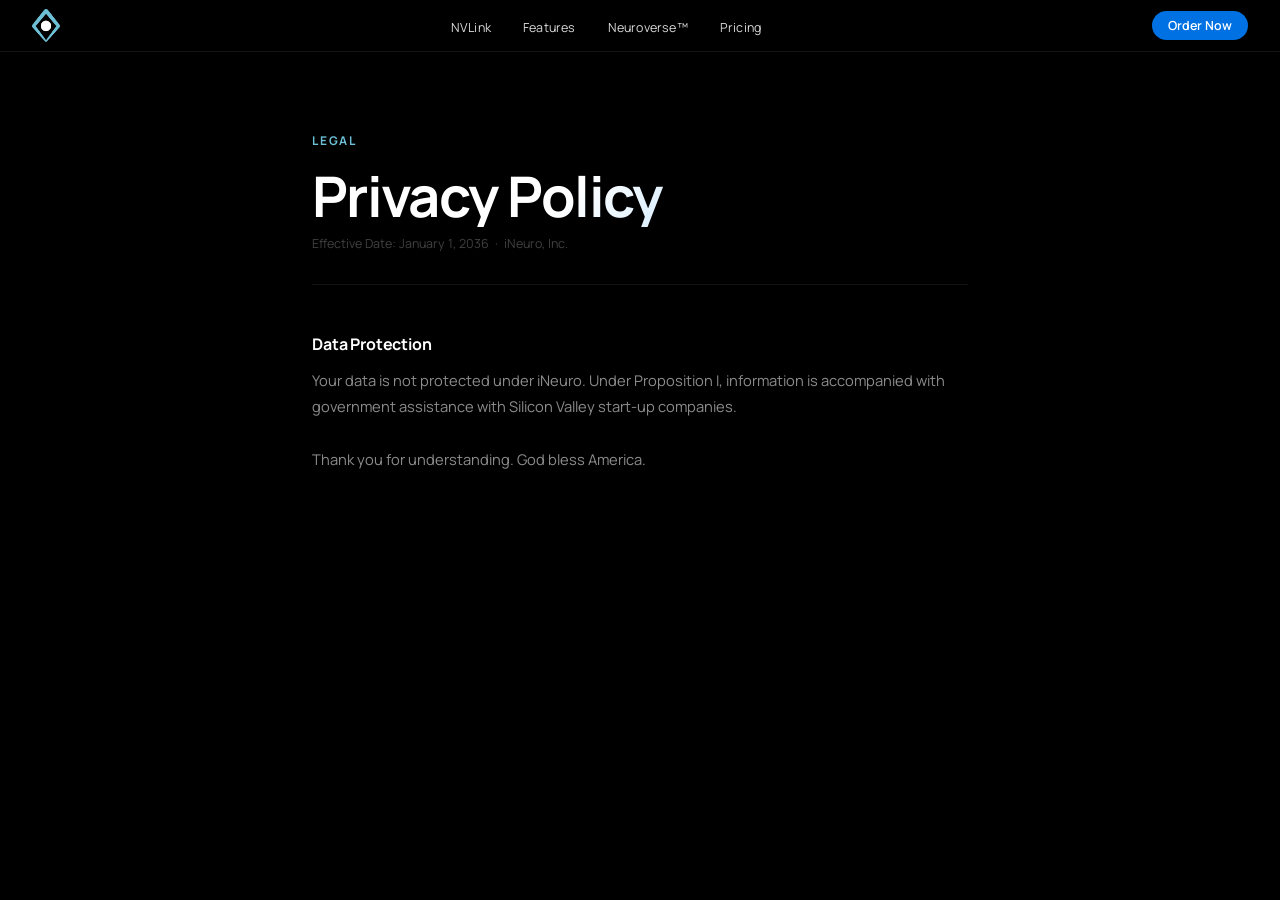
<file: privacy.html>
<!DOCTYPE html>
<html lang="en">
<head>
  <meta charset="UTF-8" />
  <meta name="viewport" content="width=device-width, initial-scale=1.0"/>
  <title>Privacy Policy — iNeuro</title>
  <link rel="preconnect" href="https://fonts.googleapis.com">
  <link href="https://fonts.googleapis.com/css2?family=Manrope:wght@200;300;400;600;700;800&display=swap" rel="stylesheet">
  <link rel="stylesheet" href="styling/style.css">
  <style>
    .privacy-page {
      min-height: 100vh;
      background: #000;
      padding-top: 52px;
    }

    .privacy-inner {
      max-width: 720px;
      margin: 0 auto;
      padding: 5rem 2rem 8rem;
    }

    .privacy-eyebrow {
      font-size: 0.75rem;
      font-weight: 700;
      letter-spacing: 0.15em;
      text-transform: uppercase;
      color: var(--accent-glow);
      margin-bottom: 1rem;
    }

    .privacy-title {
      font-size: clamp(2rem, 5vw, 3.5rem);
      font-weight: 700;
      letter-spacing: -0.03em;
      line-height: 1.1;
      margin-bottom: 0.5rem;
      background: linear-gradient(135deg, #fff 40%, #a8d8ff 80%);
      -webkit-background-clip: text;
      -webkit-text-fill-color: transparent;
      background-clip: text;
    }

    .privacy-date {
      font-size: 0.78rem;
      color: rgba(255,255,255,0.25);
      margin-bottom: 3rem;
      padding-bottom: 2rem;
      border-bottom: 1px solid rgba(255,255,255,0.07);
    }

    .privacy-section {
      margin-bottom: 2.5rem;
    }

    .privacy-section h2 {
      font-size: 1rem;
      font-weight: 700;
      color: #fff;
      margin-bottom: 0.75rem;
      letter-spacing: -0.01em;
    }

    .privacy-section p {
      font-size: 0.92rem;
      color: rgba(255,255,255,0.55);
      line-height: 1.8;
    }
  </style>
</head>
<body>

  <nav>
    <a href="index.html" class="nav-logo"><img src="img/ineurologo.png" alt="iNeuro"></a>
    <ul class="nav-links">
      <li><a href="index.html#product">NVLink</a></li>
      <li><a href="index.html#features">Features</a></li>
      <li><a href="index.html#science">Neuroverse™</a></li>
      <li><a href="index.html#pricing">Pricing</a></li>
    </ul>
    <button class="nav-cta" onclick="window.location='order.html'">Order Now</button>
  </nav>

  <div class="privacy-page">
    <div class="privacy-inner">
      <p class="privacy-eyebrow">Legal</p>
      <h1 class="privacy-title">Privacy Policy</h1>
      <p class="privacy-date">Effective Date: January 1, 2036 &nbsp;·&nbsp; iNeuro, Inc.</p>

      <div class="privacy-section">
        <h2>Data Protection</h2>
        <p>Your data is not protected under iNeuro. Under Proposition I, information is accompanied with government assistance with Silicon Valley start-up companies.<br><br>Thank you for understanding. God bless America.</p>
      </div>

    </div>
  </div>

</body>
</html>
</file>
<file: styling/style.css>
:root {
      --white: #ffffff;
      --off-white: #f5f5f7;
      --light-gray: #d2d2d7;
      --mid-gray: #86868b;
      --dark-gray: #55555a;
      --black: #000000;
      --accent-blue: #0071e3;
      --accent-glow: #6dbfd5;
      --glass-bg: rgba(255, 255, 255, 0.129);
      --glass-border: rgba(255,255,255,0.18);
      --glass-dark: rgba(0,0,0,0.35);
    }

    *, *::before, *::after { box-sizing: border-box; margin: 0; padding: 0; }

    html { scroll-behavior: smooth; }

    body {
      font-family: 'Manrope', -apple-system, BlinkMacSystemFont, sans-serif;
      background: #000;
      color: var(--white);
      overflow-x: hidden;
    }

    /* ─── NAV ─────────────────────────────────────────── */
    nav {
      position: fixed;
      top: 0; left: 0; right: 0;
      z-index: 1000;
      display: flex;
      align-items: center;
      justify-content: space-between;
      padding: 0 2rem;
      height: 52px;
      background: rgba(0,0,0,0.72);
      backdrop-filter: saturate(180%) blur(20px);
      -webkit-backdrop-filter: saturate(180%) blur(20px);
      border-bottom: 1px solid rgba(255,255,255,0.08);
    }

    .nav-logo {
      text-decoration: none;
      display: flex;
      align-items: center;
    }

    .nav-logo img {
      height: 33px;
      width: auto;
    }

    .nav-links {
      display: flex;
      gap: 2rem;
      list-style: none;
    }

    .nav-links a {
      color: rgba(255,255,255,0.85);
      text-decoration: none;
      font-size: 0.78rem;
      font-weight: 400;
      letter-spacing: 0.2px;
      transition: color 0.2s;
    }

    .nav-links a:hover { color: #fff; }

    .nav-cta {
      background: var(--accent-blue);
      color: #fff;
      border: none;
      border-radius: 980px;
      padding: 0.35rem 1rem;
      font-size: 0.78rem;
      font-weight: 600;
      cursor: pointer;
      font-family: inherit;
      transition: background 0.2s, transform 0.15s;
    }

    .nav-cta:hover { background: #0077ed; transform: scale(1.03); }

    /* ─── HERO ────────────────────────────────────────── */
    .hero {
      position: relative;
      min-height: 100vh;
      display: flex;
      flex-direction: column;
      align-items: center;
      justify-content: center;
      text-align: center;
      padding: 6rem 2rem 4rem;
      overflow: hidden;
    }

    /* Ambient gradient orbs */
    .hero::before {
      content: '';
      position: absolute;
      top: -20%;
      left: 50%;
      transform: translateX(-50%);
      width: 900px;
      height: 900px;
      background: radial-gradient(circle, rgba(0,198,255,0.18) 0%, rgba(0,113,227,0.10) 40%, transparent 70%);
      pointer-events: none;
      animation: pulse 6s ease-in-out infinite;
    }

    .hero::after {
      content: '';
      position: absolute;
      bottom: 5%;
      left: 20%;
      width: 500px;
      height: 500px;
      background: radial-gradient(circle, rgba(100,60,255,0.12) 0%, transparent 70%);
      pointer-events: none;
      animation: pulse 9s ease-in-out infinite reverse;
    }

    @keyframes pulse {
      0%, 100% { opacity: 0.7; transform: translateX(-50%) scale(1); }
      50%       { opacity: 1;   transform: translateX(-50%) scale(1.08); }
    }

    .hero-eyebrow {
      font-size: 0.100`rem;
      font-weight: 600;
      letter-spacing: 0.15em;
      text-transform: uppercase;
      color: var(--accent-glow);
      margin-bottom: 1.2rem;
      opacity: 0;
      animation: fadeUp 0.8s 0.2s ease forwards;
    }

    .hero-title {
      font-size: clamp(3rem, 8vw, 7.5rem);
      font-weight: 700;
      letter-spacing: -0.03em;
      line-height: 1.04;
      margin-bottom: 0.4rem;
      opacity: 0;
      animation: fadeUp 0.9s 0.4s ease forwards;
      /* Subtle glass shimmer on text */
      background: linear-gradient(135deg, #fff 30%, #a8d8ff 60%, #fff 80%);
      -webkit-background-clip: text;
      -webkit-text-fill-color: transparent;
      background-clip: text;
    }

    .hero-sub {
      font-size: clamp(1.4rem, 3vw, 2.6rem);
      font-weight: 300;
      color: var(--mid-gray);
      letter-spacing: -0.01em;
      margin-bottom: 1.6rem;
      opacity: 0;
      animation: fadeUp 0.9s 0.55s ease forwards;
    }

    .hero-desc {
      max-width: 560px;
      font-size: 1rem;
      font-weight: 300;
      color: rgba(255,255,255,0.6);
      line-height: 1.7;
      margin: 0 auto 2.2rem;
      opacity: 0;
      animation: fadeUp 0.9s 0.7s ease forwards;
    }

    .hero-disclaimer {
      font-size: 0.72rem;
      color: rgba(255,255,255,0.3);
      margin-top: -1rem;
      margin-bottom: 2rem;
      font-style: italic;
      opacity: 0;
      animation: fadeUp 0.9s 0.85s ease forwards;
    }

    .hero-btns {
      display: flex;
      gap: 1rem;
      justify-content: center;
      flex-wrap: wrap;
      opacity: 0;
      animation: fadeUp 0.9s 0.9s ease forwards;
    }

    .btn-primary {
      background: var(--accent-blue);
      color: #fff;
      border: none;
      border-radius: 980px;
      padding: 0.8rem 2rem;
      font-size: 0.95rem;
      font-weight: 600;
      cursor: pointer;
      font-family: inherit;
      transition: background 0.2s, transform 0.15s, box-shadow 0.2s;
    }

    .btn-primary:hover {
      background: #0077ed;
      transform: scale(1.03);
      box-shadow: 0 0 30px rgba(0,113,227,0.5);
    }

    .btn-ghost {
      background: transparent;
      color: var(--accent-glow);
      border: 1px solid rgba(0,198,255,0.4);
      border-radius: 980px;
      padding: 0.8rem 2rem;
      font-size: 0.95rem;
      font-weight: 600;
      cursor: pointer;
      font-family: inherit;
      transition: border-color 0.2s, background 0.2s, transform 0.15s;
    }

    .btn-ghost:hover {
      border-color: var(--accent-glow);
      background: rgba(0,198,255,0.06);
      transform: scale(1.03);
    }

    /* Hero device mockup placeholder */
    .hero-device {
      position: relative;
      margin-top: 4rem;
      width: 100%;
      max-width: 820px;
      aspect-ratio: 16/9;
      border-radius: 24px;
      background: transparent;
      border: none;
      display: flex;
      align-items: center;
      justify-content: center;
      opacity: 0;
      animation: fadeUp 1s 1.1s ease forwards;
      overflow: hidden;
    }

    .hero-device video,
    .hero-device model-viewer {
      width: 100%;
      height: 100%;
      object-fit: cover;
      display: block;
      border-radius: 24px;
    }

    .hero-device::before {
      content: '';
      position: absolute;
      inset: 0;
      background: linear-gradient(135deg, rgba(0,198,255,0.04) 0%, transparent 50%, rgba(100,60,255,0.04) 100%);
      pointer-events: none;
    }

    /* Scan line effect */
    .hero-device::after {
      content: '';
      position: absolute;
      top: -100%;
      left: 0; right: 0;
      height: 40%;
      background: linear-gradient(to bottom, transparent, rgba(0,198,255,0.04), transparent);
      animation: scanline 4s linear infinite;
      pointer-events: none;
    }

    @keyframes scanline {
      0%   { top: -40%; }
      100% { top: 140%; }
    }

    .placeholder-label {
      font-size: 0.75rem;
      color: rgba(255,255,255,0.25);
      text-transform: uppercase;
      letter-spacing: 0.15em;
    }

    .placeholder-icon {
      font-size: 2rem;
      opacity: 0.18;
    }

    @keyframes fadeUp {
      from { opacity: 0; transform: translateY(24px); }
      to   { opacity: 1; transform: translateY(0); }
    }

    /* ─── SECTION SHARED ──────────────────────────────── */
    section {
      padding: 7rem 2rem;
      position: relative;
    }

    .section-inner {
      max-width: 1080px;
      margin: 0 auto 0.1rem;
    }

    .section-eyebrow {
      font-size: 0.78rem;
      font-weight: 600;
      letter-spacing: 0.18em;
      text-transform: uppercase;
      color: var(--accent-glow);
      margin-bottom: 1rem;
      text-align: center;
    }

    .section-title {
      font-size: clamp(2rem, 4.5vw, 3.8rem);
      font-weight: 700;
      letter-spacing: -0.025em;
      line-height: 1.1;
      text-align: center;
      margin-bottom: 1.2rem;
    }

    .section-body {
      font-size: 1.05rem;
      font-weight: 300;
      color: rgba(255,255,255,0.55);
      text-align: center;
      max-width: 620px;
      margin: 0 auto 3rem;
      line-height: 1.75;
    }

    /* ─── PRODUCT INTRO ───────────────────────────────── */
    .product-intro {
      background: #050505;
      border-top: 1px solid rgba(255,255,255,0.06);
    }

    /* Large cinematic product shot */
    .product-stage {
      width: 150%;
      max-width: 1080px;
      max-height: 900px;
      margin: 0 auto 4rem;
      border-radius: 28px;
      display: flex;
      justify-content: center;
      align-items: center;
    }

    .product-stage img {
      width: 42%;
      height: 42%;
      object-fit: cover;
      display: block;
      border-radius: 2px;
    }

    /* ─── SPECS / FEATURES GRID ───────────────────────── */
    .features {
      background: #000;
      border-top: 1px solid rgba(255,255,255,0.06);
    }

    .features-grid {
      display: grid;
      grid-template-columns: repeat(auto-fit, minmax(260px, 1fr));
      gap: 1.5px;
      background: rgba(255,255,255,0.06);
      border-radius: 20px;
      overflow: hidden;
      border: 1px solid rgba(255,255,255,0.06);
    }

    .feature-card {
      background: #0a0a0a;
      padding: 2.5rem 2rem;
      display: flex;
      flex-direction: column;
      gap: 1rem;
      transition: background 0.25s;
      position: relative;
      overflow: hidden;
    }

    .feature-card::before {
      content: '';
      position: absolute;
      top: 0; left: 0; right: 0;
      height: 1px;
      background: linear-gradient(90deg, transparent, rgba(0,198,255,0.3), transparent);
      opacity: 1;
      transition: opacity 0.3s;
    }

    .feature-card:hover { background: #111; }
    .feature-card:hover::before { opacity: 1; }

    .feature-icon {
      width: 52px;
      height: 52px;
      border-radius: 14px;
      background: linear-gradient(135deg, rgba(0,198,255,0.12), rgba(0,113,227,0.08));
      border: 1px solid rgba(0,198,255,0.15);
      display: flex;
      align-items: center;
      justify-content: center;
      font-size: 1.4rem;
    }

    .feature-title {
      font-size: 1.05rem;
      font-weight: 700;
      letter-spacing: -0.01em;
      color: #fff;
    }

    .feature-desc {
      font-size: 0.88rem;
      font-weight: 300;
      color: rgba(255,255,255,0.45);
      line-height: 1.65;
    }

    .feature-satire {
      font-size: 0.72rem;
      color: rgba(0,198,255,0.4);
      font-style: italic;
      margin-top: auto;
    }

    /* ─── GLASSY STATS BAR ────────────────────────────── */
    .stats-bar {
      background: linear-gradient(180deg, #050510 0%, #000 100%);
      border-top: 1px solid rgba(255,255,255,0.06);
      border-bottom: 1px solid rgba(255,255,255,0.06);
    }

    .stats-grid {
      display: grid;
      grid-template-columns: repeat(auto-fit, minmax(200px, 1fr));
      gap: 0;
      text-align: center;
    }

    .stat-item {
      padding: 3rem 1.5rem;
      border-right: 1px solid rgba(255,255,255,0.06);
      position: relative;
    }

    .stat-item:last-child { border-right: none; }

    .stat-number {
      font-size: clamp(2.5rem, 5vw, 4rem);
      font-weight: 700;
      letter-spacing: -0.03em;
      background: linear-gradient(135deg, #fff, var(--accent-glow));
      -webkit-background-clip: text;
      -webkit-text-fill-color: transparent;
      background-clip: text;
    }

    .stat-label {
      font-size: 0.82rem;
      color: var(--mid-gray);
      margin-top: 0.4rem;
      font-weight: 400;
    }

    .stat-disclaimer {
      font-size: 0.65rem;
      color: rgba(255,255,255,0.2);
      margin-top: 0.5rem;
      font-style: italic;
    }

    /* ─── TESTIMONIALS ────────────────────────────────── */
    .testimonials {
      background: #040408;
      border-top: 1px solid rgba(255,255,255,0.06);
    }

    .testimonials-grid {
      display: grid;
      grid-template-columns: repeat(auto-fit, minmax(280px, 1fr));
      gap: 1.2rem;
    }

    .testimonial-card {
      background: rgba(255,255,255,0.03);
      border: 1px solid rgba(255,255,255,0.08);
      border-radius: 20px;
      padding: 2rem;
      backdrop-filter: blur(10px);
      transition: transform 0.25s, border-color 0.25s;
      position: relative;
      overflow: hidden;
    }

    .testimonial-card::before {
      content: '\201C';
      position: absolute;
      top: 0.8rem; right: 1.5rem;
      font-size: 5rem;
      font-weight: 800;
      color: rgba(0,198,255,0.06);
      line-height: 1;
      font-family: Georgia, serif;
    }

    .testimonial-card:hover {
      transform: translateY(-4px);
      border-color: rgba(0,198,255,0.2);
    }

    .testimonial-text {
      font-size: 0.92rem;
      font-weight: 300;
      color: rgba(255,255,255,0.65);
      line-height: 1.7;
      margin-bottom: 1.4rem;
    }

    .testimonial-author {
      display: flex;
      align-items: center;
      gap: 0.8rem;
    }

    /* Avatar placeholder */
    .testimonial-avatar {
      width: 40px;
      height: 40px;
      border-radius: 50%;
      background: linear-gradient(135deg, rgba(0,198,255,0.2), rgba(100,60,255,0.2));
      border: 1px solid rgba(255,255,255,0.1);
      display: flex;
      align-items: center;
      justify-content: center;
      font-size: 0.6rem;
      color: rgba(255,255,255,0.2);
      text-transform: uppercase;
      letter-spacing: 0.05em;
    }

    .testimonial-name {
      font-size: 0.85rem;
      font-weight: 600;
      color: #fff;
    }

    .testimonial-role {
      font-size: 0.75rem;
      color: var(--mid-gray);
    }

    /* ─── LIFESTYLE MARQUEE ───────────────────────────── */
    .marquee-section {
      background: #000;
      padding: 4rem 0;
      overflow: hidden;
      border-top: 1px solid rgba(255,255,255,0.06);
    }

    .marquee-track {
      display: flex;
      gap: 1.5rem;
      animation: marquee 28s linear infinite;
      width: max-content;
    }

    .marquee-item {
      width: 280px;
      height: 180px;
      border-radius: 18px;
      flex-shrink: 0;
      background: linear-gradient(145deg, #0d0d12, #151520);
      border: 1px solid rgba(255,255,255,0.06);
      display: flex;
      align-items: center;
      justify-content: center;
      flex-direction: column;
      gap: 0.5rem;
      position: relative;
      overflow: hidden;
    }

    /* Each marquee item gets a tinted glow for variety */
    .marquee-item:nth-child(odd)::before {
      content: '';
      position: absolute;
      inset: 0;
      background: radial-gradient(circle at 30% 30%, rgba(0,198,255,0.06), transparent 60%);
    }

    .marquee-item:nth-child(even)::before {
      content: '';
      position: absolute;
      inset: 0;
      background: radial-gradient(circle at 70% 70%, rgba(100,60,255,0.06), transparent 60%);
    }

    @keyframes marquee {
      0%   { transform: translateX(0); }
      100% { transform: translateX(-50%); }
    }

    /* ─── PRICING ─────────────────────────────────────── */
    .pricing {
      background: #050505;
      border-top: 1px solid rgba(255,255,255,0.06);
    }

    .pricing-grid {
      display: grid;
      grid-template-columns: repeat(auto-fit, minmax(280px, 1fr));
      gap: 1.2rem;
      max-width: 900px;
      margin: 0 auto;
    }

    .pricing-card {
      border-radius: 24px;
      padding: 2.5rem 2rem;
      border: 1px solid rgba(255,255,255,0.08);
      background: rgba(255,255,255,0.02);
      transition: transform 0.25s, border-color 0.25s;
      position: relative;
      overflow: hidden;
      display: flex;
      flex-direction: column;
    }

    .pricing-card button {
      margin-top: auto;
    }

    .pricing-card.featured {
      background: linear-gradient(160deg, rgba(0,113,227,0.12), rgba(0,0,0,0.5));
      border-color: rgba(0,113,227,0.4);
    }

    .pricing-card.featured::before {
      content: 'MOST POPULAR';
      position: absolute;
      top: 1.2rem;
      right: 1.2rem;
      font-size: 0.62rem;
      font-weight: 700;
      letter-spacing: 0.12em;
      color: var(--accent-glow);
      background: rgba(0,198,255,0.1);
      border: 1px solid rgba(0,198,255,0.2);
      border-radius: 980px;
      padding: 0.2rem 0.7rem;
    }

    .pricing-card:hover { transform: translateY(-4px); }

    .pricing-tier {
      font-size: 0.78rem;
      font-weight: 600;
      letter-spacing: 0.15em;
      text-transform: uppercase;
      color: var(--mid-gray);
      margin-bottom: 1rem;
    }

    .pricing-price {
      font-size: 3rem;
      font-weight: 700;
      letter-spacing: -0.03em;
      color: #fff;
      margin-bottom: 0.3rem;
    }

    .pricing-price sup {
      font-size: 1.2rem;
      font-weight: 400;
      vertical-align: super;
    }

    .pricing-price .period {
      font-size: 1rem;
      font-weight: 300;
      color: var(--mid-gray);
    }

    .pricing-desc {
      font-size: 0.82rem;
      color: rgba(255,255,255,0.35);
      margin-bottom: 2rem;
      font-style: italic;
    }

    .pricing-features {
      list-style: none;
      display: flex;
      flex-direction: column;
      gap: 0.8rem;
      margin-bottom: 2rem;
    }

    .pricing-features li {
      font-size: 0.88rem;
      color: rgba(255,255,255,0.6);
      display: flex;
      align-items: flex-start;
      gap: 0.6rem;
    }

    .pricing-features li::before {
      content: '✦';
      color: var(--accent-glow);
      font-size: 0.6rem;
      margin-top: 0.2rem;
      flex-shrink: 0;
    }

    /* ─── FOOTER ──────────────────────────────────────── */
    footer {
      background: #050505;
      border-top: 1px solid rgba(255,255,255,0.08);
      padding: 3rem 2rem 2rem;
    }

    .footer-inner {
      max-width: 1080px;
      margin: 0 auto;
    }

    .footer-grid {
      display: grid;
      grid-template-columns: 1fr repeat(3, auto);
      gap: 3rem;
      padding-bottom: 2rem;
      border-bottom: 1px solid rgba(255,255,255,0.06);
      margin-bottom: 1.5rem;
    }

    .footer-brand {
      font-size: 1.3rem;
      font-weight: 700;
      color: #fff;
      margin-bottom: 0.8rem;
    }

    .footer-brand span { color: var(--accent-glow); }

    .footer-tagline {
      font-size: 0.82rem;
      color: rgba(255,255,255,0.3);
      line-height: 1.6;
      max-width: 220px;
    }

    .footer-col-title {
      font-size: 0.78rem;
      font-weight: 600;
      color: rgba(255,255,255,0.5);
      letter-spacing: 0.08em;
      text-transform: uppercase;
      margin-bottom: 1rem;
    }

    .footer-links {
      list-style: none;
      display: flex;
      flex-direction: column;
      gap: 0.6rem;
    }

    .footer-links a {
      color: rgba(255,255,255,0.35);
      text-decoration: none;
      font-size: 0.85rem;
      font-weight: 300;
      transition: color 0.2s;
    }

    .footer-links a:hover { color: rgba(255,255,255,0.7); }

    .footer-bottom {
      display: flex;
      align-items: center;
      justify-content: space-between;
      font-size: 0.75rem;
      color: rgba(255,255,255,0.2);
      flex-wrap: wrap;
      gap: 0.5rem;
    }

    .footer-legal {
      font-size: 0.68rem;
      color: rgba(255,255,255,0.12);
      margin-top: 1rem;
      line-height: 1.6;
      max-width: 800px;
    }

    /* ─── GLASS CHIP ──────────────────────────────────── */
    .glass-chip {
      display: inline-flex;
      align-items: center;
      gap: 0.4rem;
      background: rgba(255,255,255,0.06);
      border: 1px solid rgba(255,255,255,0.12);
      border-radius: 980px;
      padding: 0.3rem 0.9rem;
      font-size: 0.75rem;
      font-weight: 500;
      color: rgba(255,255,255,0.6);
      backdrop-filter: blur(8px);
      margin-bottom: 1.4rem;
    }

    .glass-chip .dot {
      width: 6px; height: 6px;
      border-radius: 50%;
      background: #00ff88;
      box-shadow: 0 0 6px #00ff88;
      animation: blink 2s ease-in-out infinite;
    }

    @keyframes blink {
      0%, 100% { opacity: 1; }
      50% { opacity: 0.3; }
    }

    /* ─── FULL-WIDTH GRADIENT SECTION (CTA) ─────────────── */
    .cta-section {
      padding: 8rem 2rem;
      text-align: center;
      position: relative;
      overflow: hidden;
      background: #000;
      border-top: 1px solid rgba(255,255,255,0.06);
    }

    .cta-section::before {
      content: '';
      position: absolute;
      top: 50%; left: 50%;
      transform: translate(-50%, -50%);
      width: 800px;
      height: 400px;
      background: radial-gradient(ellipse, rgba(0,113,227,0.15) 0%, transparent 70%);
      pointer-events: none;
    }

    /* ─── SCROLL FADE IN ─────────────────────────────── */
    .reveal {
      opacity: 0;
      transform: translateY(30px);
      transition: opacity 0.8s ease, transform 0.8s ease;
    }

    .reveal.visible {
      opacity: 1;
      transform: none;
    }

    /* ─── RESPONSIVE ─────────────────────────────────── */
    @media (max-width: 768px) {
      .nav-links { display: none; }
      .footer-grid { grid-template-columns: 1fr 1fr; }
      .stats-grid { grid-template-columns: 1fr 1fr; }
      .stat-item:nth-child(2) { border-right: none; }
    }

    @media (max-width: 480px) {
      .footer-grid { grid-template-columns: 1fr; }
    }
</file>
